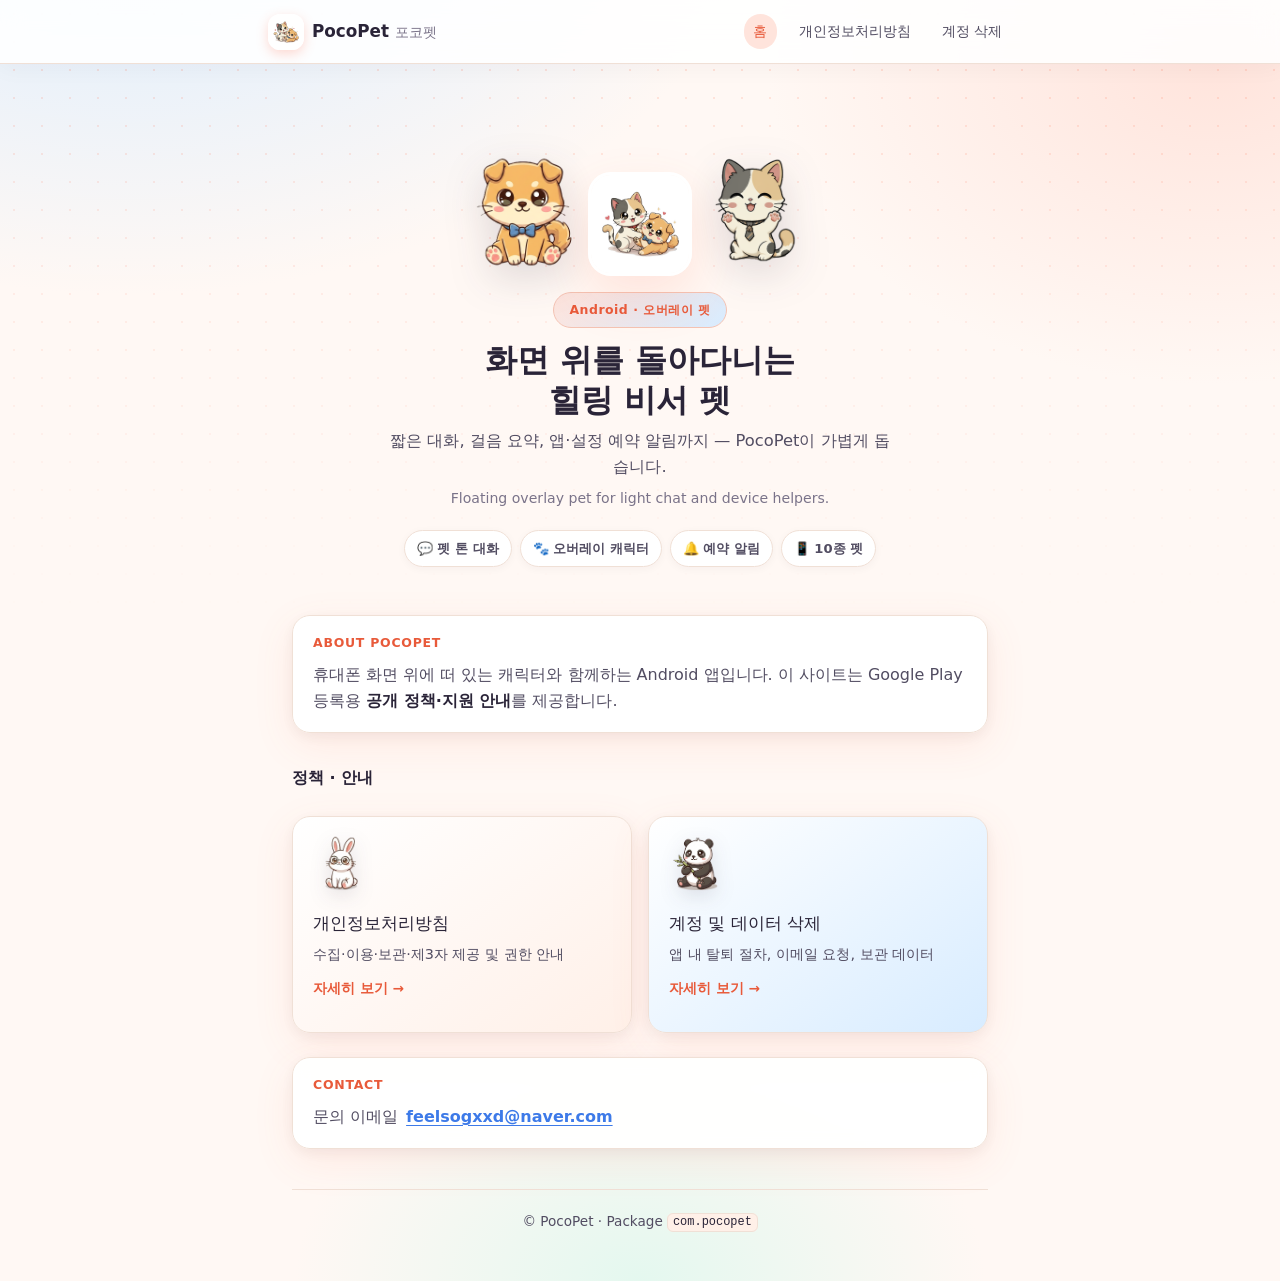
<file: index.html>
<!DOCTYPE html>
<html lang="ko">
<head>
  <meta charset="utf-8" />
  <meta name="viewport" content="width=device-width, initial-scale=1" />
  <meta name="description" content="PocoPet(포코펫) — Android 오버레이 펫 앱. 개인정보처리방침·계정 삭제 안내." />
  <meta name="color-scheme" content="light dark" />
  <title>PocoPet — 포코펫</title>
  <link rel="icon" href="assets/app-icon.png" type="image/png" />
  <link rel="stylesheet" href="assets/site.css" />
</head>
<body>
  <header class="site-header">
    <div class="site-header__inner">
      <a class="brand" href="index.html">
        <img class="brand__logo" src="assets/app-icon.png" width="36" height="36" alt="" />
        <span>PocoPet <span class="muted" style="font-weight:500">포코펫</span></span>
      </a>
      <nav class="site-nav" aria-label="주요 메뉴">
        <a href="index.html" aria-current="page">홈</a>
        <a href="legal/privacy-policy.html">개인정보처리방침</a>
        <a href="legal/account-deletion.html">계정 삭제</a>
      </nav>
    </div>
  </header>

  <main class="site-main">
    <section class="hero">
      <div class="hero-stage" aria-hidden="true">
        <img class="hero-stage__pet hero-stage__pet--left" src="assets/images/pet-dog-yellow.png" alt="" />
        <img class="hero-stage__app" src="assets/app-icon.png" alt="PocoPet 앱 아이콘" />
        <img class="hero-stage__pet hero-stage__pet--right" src="assets/images/pet-cat-shorthair.png" alt="" />
      </div>
      <span class="hero__badge">Android · 오버레이 펫</span>
      <h1>화면 위를 돌아다니는<br />힐링 비서 펫</h1>
      <p class="hero__sub">
        짧은 대화, 걸음 요약, 앱·설정 예약 알림까지 —
        PocoPet이 가볍게 돕습니다.
        <span class="hero__sub-en">Floating overlay pet for light chat and device helpers.</span>
      </p>
      <ul class="feature-strip">
        <li>💬 펫 톤 대화</li>
        <li>🐾 오버레이 캐릭터</li>
        <li>🔔 예약 알림</li>
        <li>📱 10종 펫</li>
      </ul>
    </section>

    <div class="panel panel--soft panel--glass">
      <span class="panel__label">About PocoPet</span>
      <p style="margin:0;color:var(--text-secondary)">
        휴대폰 화면 위에 떠 있는 캐릭터와 함께하는 Android 앱입니다.
        이 사이트는 Google Play 등록용 <strong>공개 정책·지원 안내</strong>를 제공합니다.
      </p>
    </div>

    <h2 style="margin-top:2rem;border:none;padding:0;font-size:1rem;color:var(--text)">정책 · 안내</h2>
    <div class="card-grid">
      <a class="card card--link card--policy" href="legal/privacy-policy.html">
        <img class="card__thumb" src="assets/images/pet-rabbit.png" alt="" />
        <p class="card__title">개인정보처리방침</p>
        <p class="card__desc">수집·이용·보관·제3자 제공 및 권한 안내</p>
        <p class="card__arrow">자세히 보기 →</p>
      </a>
      <a class="card card--link card--delete" href="legal/account-deletion.html">
        <img class="card__thumb" src="assets/images/pet-panda.png" alt="" />
        <p class="card__title">계정 및 데이터 삭제</p>
        <p class="card__desc">앱 내 탈퇴 절차, 이메일 요청, 보관 데이터</p>
        <p class="card__arrow">자세히 보기 →</p>
      </a>
    </div>

    <div class="panel panel--glass">
      <span class="panel__label">Contact</span>
      <p class="contact-line" style="margin:0">
        <span>문의 이메일</span>
        <a href="mailto:feelsogxxd@naver.com">feelsogxxd@naver.com</a>
      </p>
    </div>

    <footer class="site-footer">
      <p style="margin:0">&copy; PocoPet · Package <code>com.pocopet</code></p>
    </footer>
  </main>
</body>
</html>
</file>
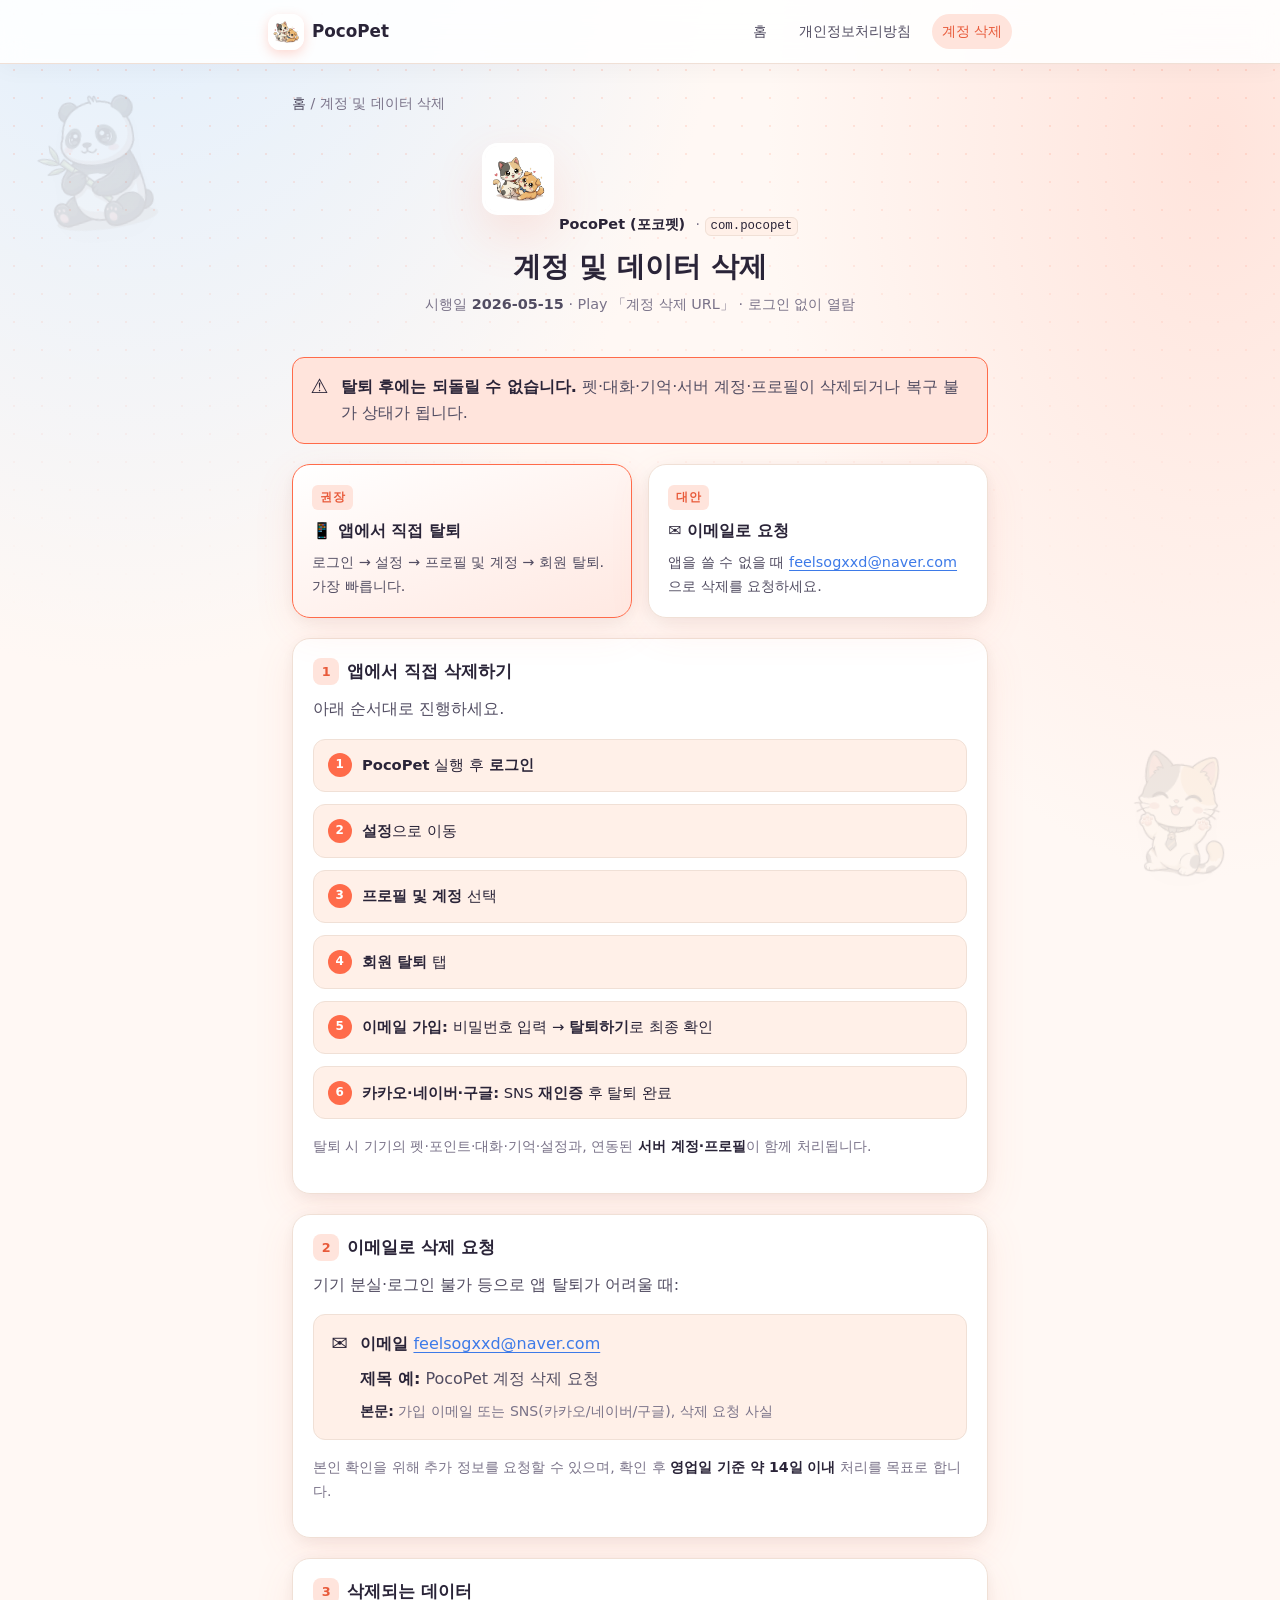
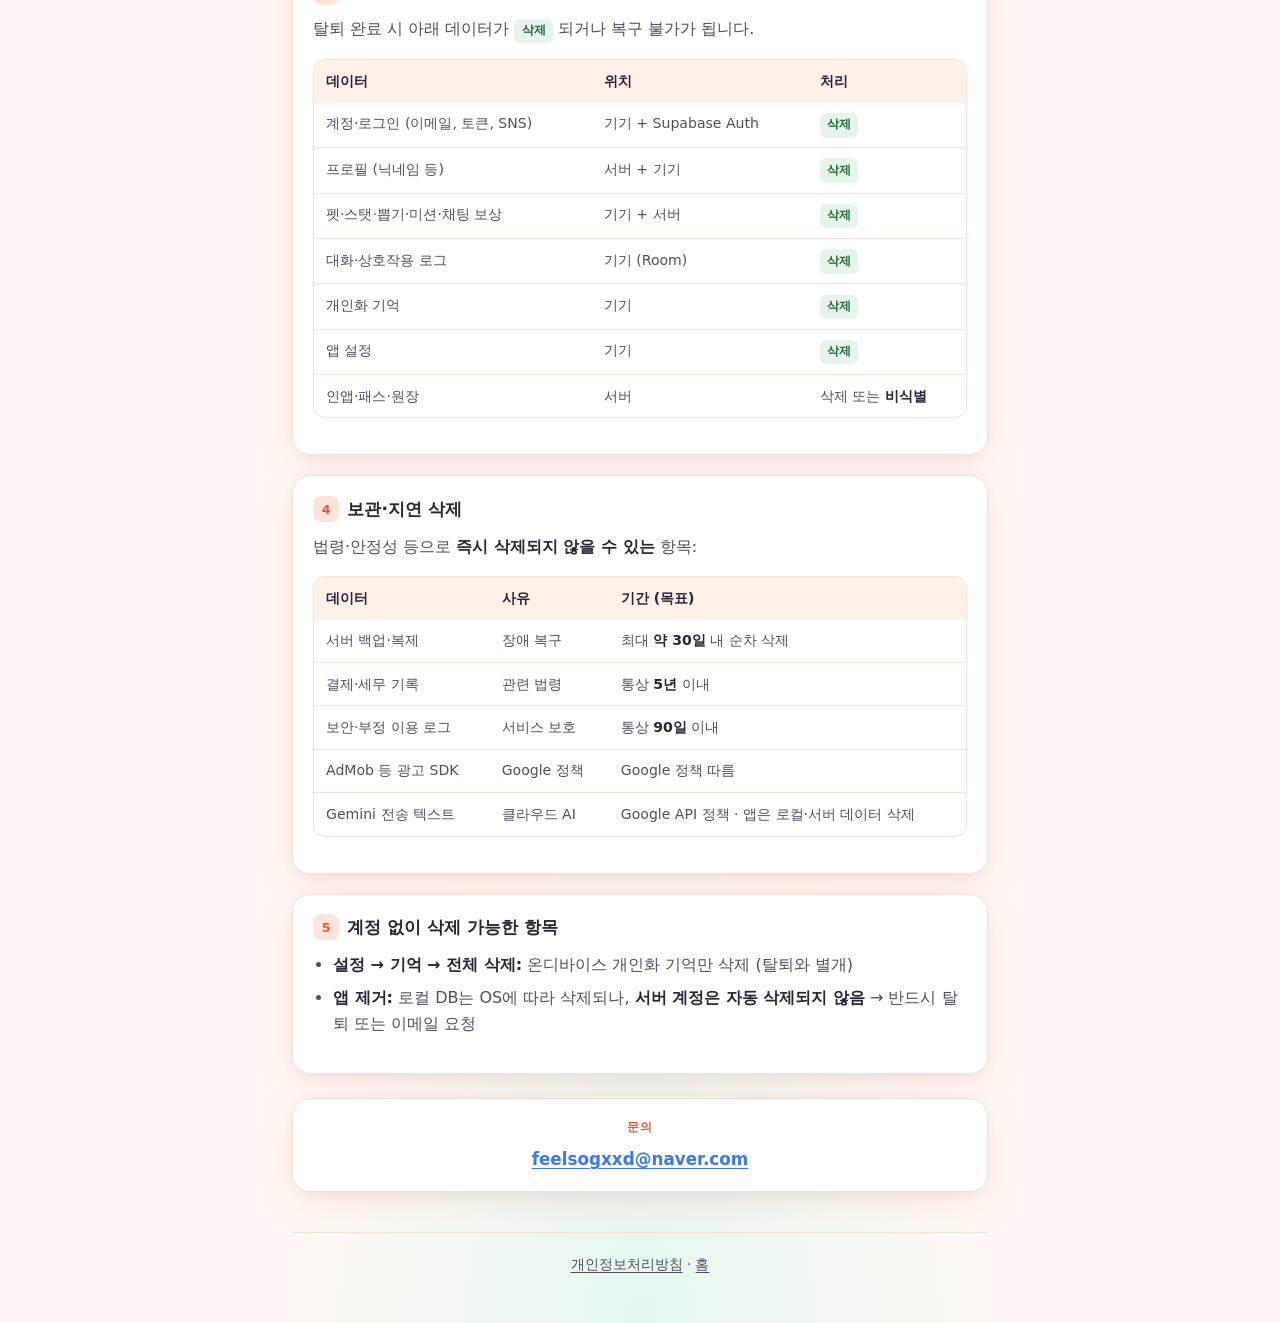
<file: legal/account-deletion.html>
<!DOCTYPE html>
<html lang="ko">
<head>
  <meta charset="utf-8" />
  <meta name="viewport" content="width=device-width, initial-scale=1" />
  <meta name="description" content="PocoPet(포코펫) 계정 및 데이터 삭제 안내 — Google Play 계정 삭제 URL용." />
  <meta name="color-scheme" content="light dark" />
  <title>PocoPet 계정 및 데이터 삭제 안내</title>
  <link rel="icon" href="../assets/app-icon.png" type="image/png" />
  <link rel="stylesheet" href="../assets/site.css" />
</head>
<body>
  <img class="page-deco page-deco--tl" src="../assets/images/pet-panda.png" alt="" aria-hidden="true" />
  <img class="page-deco page-deco--br" src="../assets/images/pet-cat-shorthair.png" alt="" aria-hidden="true" />

  <header class="site-header">
    <div class="site-header__inner">
      <a class="brand" href="../index.html">
        <img class="brand__logo" src="../assets/app-icon.png" width="36" height="36" alt="" />
        <span>PocoPet</span>
      </a>
      <nav class="site-nav" aria-label="주요 메뉴">
        <a href="../index.html">홈</a>
        <a href="privacy-policy.html">개인정보처리방침</a>
        <a href="account-deletion.html" aria-current="page">계정 삭제</a>
      </nav>
    </div>
  </header>

  <main class="site-main site-main--legal">
    <nav class="breadcrumb" aria-label="breadcrumb">
      <a href="../index.html">홈</a> / 계정 및 데이터 삭제
    </nav>

    <header class="doc-hero">
      <img class="doc-hero__logo" src="../assets/app-icon.png" alt="PocoPet" />
      <p class="app-chip" style="justify-content:center;margin-bottom:0.75rem">
        <strong>PocoPet (포코펫)</strong>
        <span class="muted">· <code>com.pocopet</code></span>
      </p>
      <h1 class="page-title">계정 및 데이터 삭제</h1>
      <p class="page-meta">시행일 <strong>2026-05-15</strong> · Play 「계정 삭제 URL」 · 로그인 없이 열람</p>
    </header>

    <div class="callout callout--warn">
      <span class="callout__icon" aria-hidden="true">⚠️</span>
      <p><strong>탈퇴 후에는 되돌릴 수 없습니다.</strong> 펫·대화·기억·서버 계정·프로필이 삭제되거나 복구 불가 상태가 됩니다.</p>
    </div>

    <div class="action-cards">
      <div class="action-card action-card--primary">
        <span class="action-card__badge">권장</span>
        <h3>📱 앱에서 직접 탈퇴</h3>
        <p>로그인 → 설정 → 프로필 및 계정 → 회원 탈퇴. 가장 빠릅니다.</p>
      </div>
      <div class="action-card">
        <span class="action-card__badge">대안</span>
        <h3>✉️ 이메일로 요청</h3>
        <p>앱을 쓸 수 없을 때 <a href="mailto:feelsogxxd@naver.com">feelsogxxd@naver.com</a> 으로 삭제를 요청하세요.</p>
      </div>
    </div>

    <section class="section" id="delete-in-app">
      <h2 data-num="1">앱에서 직접 삭제하기</h2>
      <p>아래 순서대로 진행하세요.</p>
      <ol class="step-flow">
        <li><strong>PocoPet</strong> 실행 후 <strong>로그인</strong></li>
        <li><strong>설정</strong>으로 이동</li>
        <li><strong>프로필 및 계정</strong> 선택</li>
        <li><strong>회원 탈퇴</strong> 탭</li>
        <li><strong>이메일 가입:</strong> 비밀번호 입력 → <strong>탈퇴하기</strong>로 최종 확인</li>
        <li><strong>카카오·네이버·구글:</strong> SNS <strong>재인증</strong> 후 탈퇴 완료</li>
      </ol>
      <p class="muted" style="margin-top:1rem">탈퇴 시 기기의 펫·포인트·대화·기억·설정과, 연동된 <strong>서버 계정·프로필</strong>이 함께 처리됩니다.</p>
    </section>

    <section class="section" id="delete-email">
      <h2 data-num="2">이메일로 삭제 요청</h2>
      <p>기기 분실·로그인 불가 등으로 앱 탈퇴가 어려울 때:</p>
      <div class="callout callout--info">
        <span class="callout__icon" aria-hidden="true">✉️</span>
        <div>
          <p><strong>이메일</strong> <a href="mailto:feelsogxxd@naver.com">feelsogxxd@naver.com</a></p>
          <p><strong>제목 예:</strong> PocoPet 계정 삭제 요청</p>
          <p class="muted" style="margin-top:0.5rem"><strong>본문:</strong> 가입 이메일 또는 SNS(카카오/네이버/구글), 삭제 요청 사실</p>
        </div>
      </div>
      <p class="muted">본인 확인을 위해 추가 정보를 요청할 수 있으며, 확인 후 <strong>영업일 기준 약 14일 이내</strong> 처리를 목표로 합니다.</p>
    </section>

    <section class="section" id="deleted-data">
      <h2 data-num="3">삭제되는 데이터</h2>
      <p>탈퇴 완료 시 아래 데이터가 <span class="badge badge--ok">삭제</span> 되거나 복구 불가가 됩니다.</p>
      <div class="table-wrap">
        <table>
          <thead>
            <tr>
              <th>데이터</th>
              <th>위치</th>
              <th>처리</th>
            </tr>
          </thead>
          <tbody>
            <tr>
              <td>계정·로그인 (이메일, 토큰, SNS)</td>
              <td>기기 + Supabase Auth</td>
              <td><span class="badge badge--ok">삭제</span></td>
            </tr>
            <tr>
              <td>프로필 (닉네임 등)</td>
              <td>서버 + 기기</td>
              <td><span class="badge badge--ok">삭제</span></td>
            </tr>
            <tr>
              <td>펫·스탯·뽑기·미션·채팅 보상</td>
              <td>기기 + 서버</td>
              <td><span class="badge badge--ok">삭제</span></td>
            </tr>
            <tr>
              <td>대화·상호작용 로그</td>
              <td>기기 (Room)</td>
              <td><span class="badge badge--ok">삭제</span></td>
            </tr>
            <tr>
              <td>개인화 기억</td>
              <td>기기</td>
              <td><span class="badge badge--ok">삭제</span></td>
            </tr>
            <tr>
              <td>앱 설정</td>
              <td>기기</td>
              <td><span class="badge badge--ok">삭제</span></td>
            </tr>
            <tr>
              <td>인앱·패스·원장</td>
              <td>서버</td>
              <td>삭제 또는 <strong>비식별</strong></td>
            </tr>
          </tbody>
        </table>
      </div>
    </section>

    <section class="section" id="retained-data">
      <h2 data-num="4">보관·지연 삭제</h2>
      <p>법령·안정성 등으로 <strong>즉시 삭제되지 않을 수 있는</strong> 항목:</p>
      <div class="table-wrap">
        <table>
          <thead>
            <tr>
              <th>데이터</th>
              <th>사유</th>
              <th>기간 (목표)</th>
            </tr>
          </thead>
          <tbody>
            <tr>
              <td>서버 백업·복제</td>
              <td>장애 복구</td>
              <td>최대 <strong>약 30일</strong> 내 순차 삭제</td>
            </tr>
            <tr>
              <td>결제·세무 기록</td>
              <td>관련 법령</td>
              <td>통상 <strong>5년</strong> 이내</td>
            </tr>
            <tr>
              <td>보안·부정 이용 로그</td>
              <td>서비스 보호</td>
              <td>통상 <strong>90일</strong> 이내</td>
            </tr>
            <tr>
              <td>AdMob 등 광고 SDK</td>
              <td>Google 정책</td>
              <td>Google 정책 따름</td>
            </tr>
            <tr>
              <td>Gemini 전송 텍스트</td>
              <td>클라우드 AI</td>
              <td>Google API 정책 · 앱은 로컬·서버 데이터 삭제</td>
            </tr>
          </tbody>
        </table>
      </div>
    </section>

    <section class="section" id="partial-delete">
      <h2 data-num="5">계정 없이 삭제 가능한 항목</h2>
      <ul>
        <li><strong>설정 → 기억 → 전체 삭제:</strong> 온디바이스 개인화 기억만 삭제 (탈퇴와 별개)</li>
        <li><strong>앱 제거:</strong> 로컬 DB는 OS에 따라 삭제되나, <strong>서버 계정은 자동 삭제되지 않음</strong> → 반드시 탈퇴 또는 이메일 요청</li>
      </ul>
    </section>

    <div class="panel contact-panel">
      <span class="panel__label">문의</span>
      <p class="contact-line" style="justify-content:center;margin:0">
        <a href="mailto:feelsogxxd@naver.com">feelsogxxd@naver.com</a>
      </p>
    </div>

    <footer class="site-footer">
      <p style="margin:0">
        <a href="privacy-policy.html">개인정보처리방침</a> ·
        <a href="../index.html">홈</a>
      </p>
    </footer>
  </main>
</body>
</html>
</file>
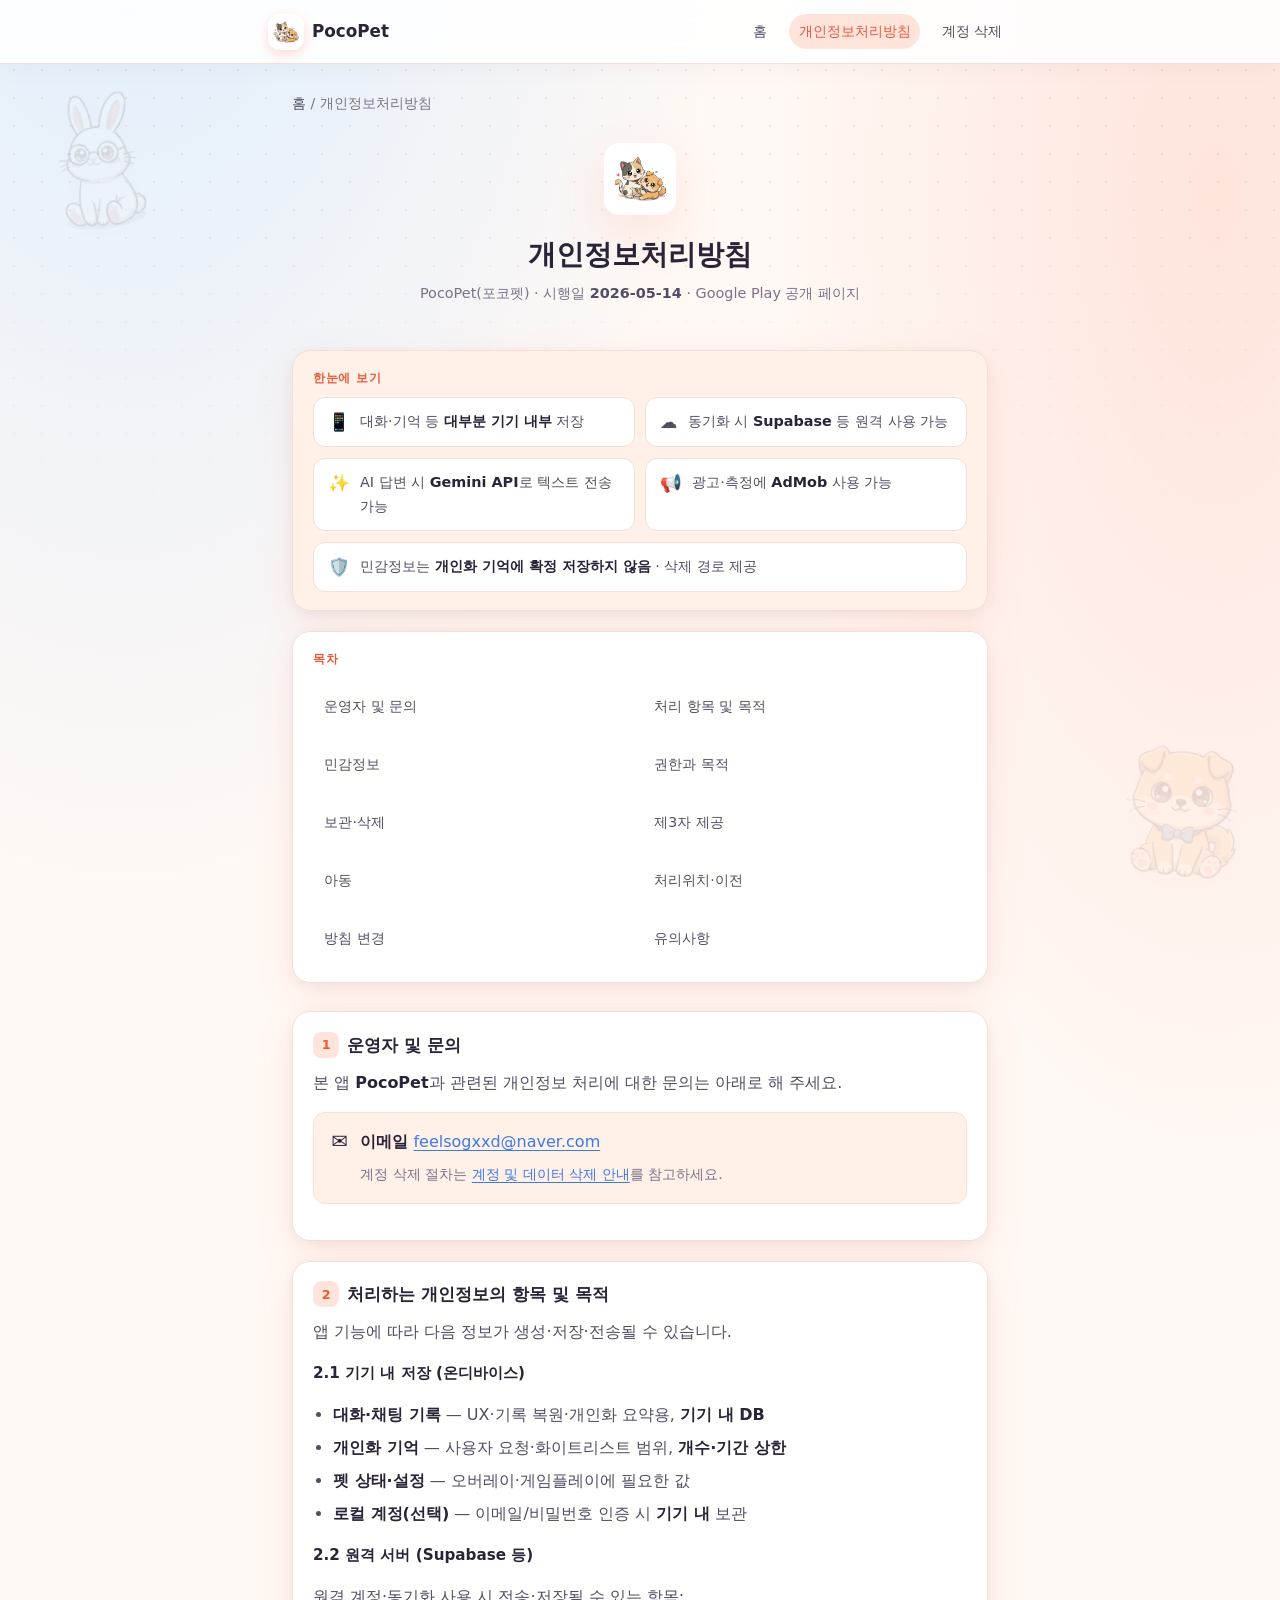
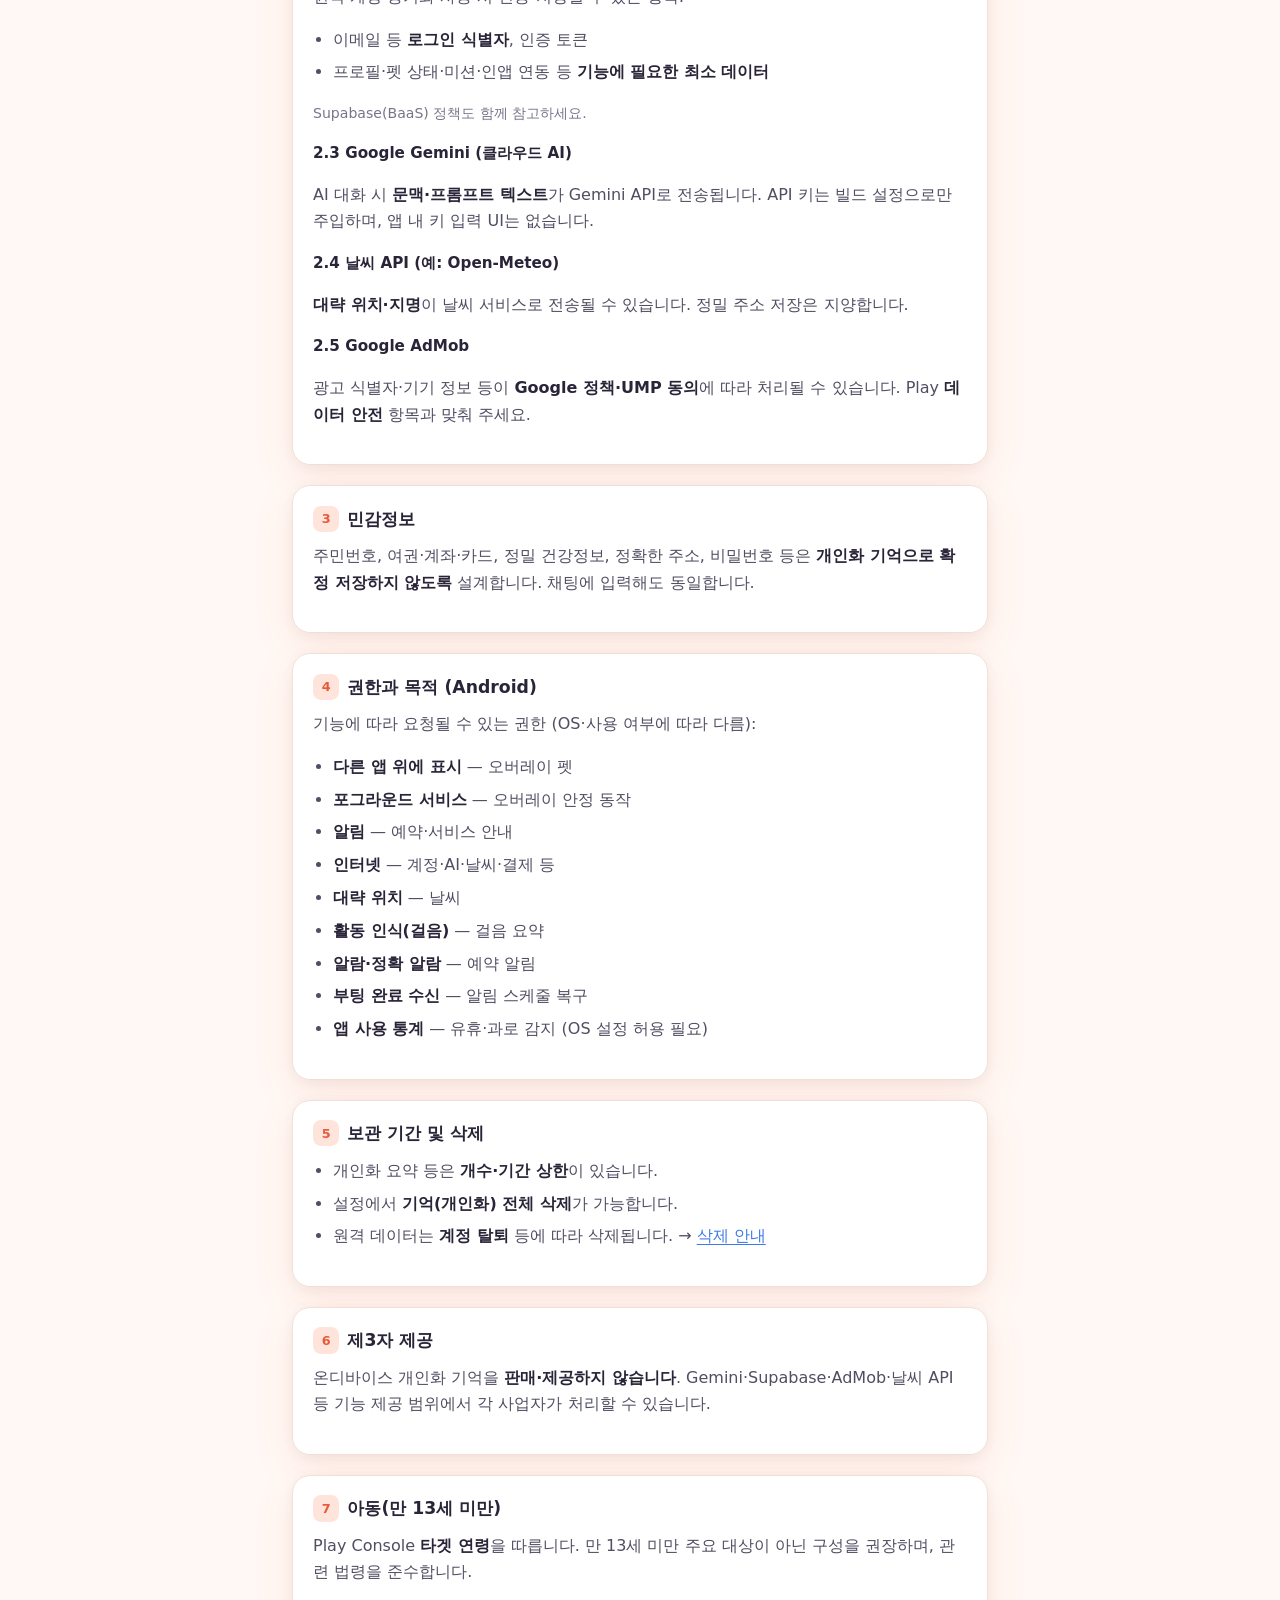
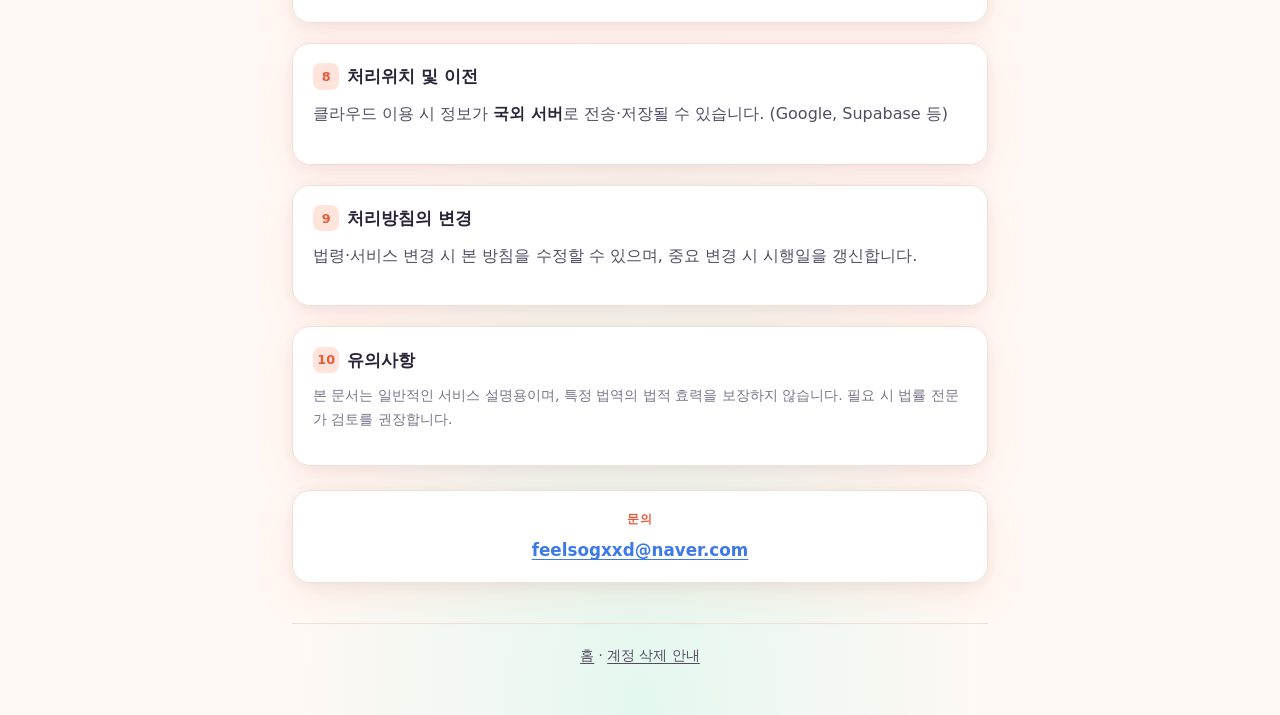
<file: legal/privacy-policy.html>
<!DOCTYPE html>
<html lang="ko">
<head>
  <meta charset="utf-8" />
  <meta name="viewport" content="width=device-width, initial-scale=1" />
  <meta name="description" content="PocoPet(포코펫) 개인정보처리방침 — Google Play 공개용." />
  <meta name="color-scheme" content="light dark" />
  <title>PocoPet 개인정보처리방침</title>
  <link rel="icon" href="../assets/app-icon.png" type="image/png" />
  <link rel="stylesheet" href="../assets/site.css" />
</head>
<body>
  <img class="page-deco page-deco--tl" src="../assets/images/pet-rabbit.png" alt="" aria-hidden="true" />
  <img class="page-deco page-deco--br" src="../assets/images/pet-dog-yellow.png" alt="" aria-hidden="true" />

  <header class="site-header">
    <div class="site-header__inner">
      <a class="brand" href="../index.html">
        <img class="brand__logo" src="../assets/app-icon.png" width="36" height="36" alt="" />
        <span>PocoPet</span>
      </a>
      <nav class="site-nav" aria-label="주요 메뉴">
        <a href="../index.html">홈</a>
        <a href="privacy-policy.html" aria-current="page">개인정보처리방침</a>
        <a href="account-deletion.html">계정 삭제</a>
      </nav>
    </div>
  </header>

  <main class="site-main site-main--legal">
    <nav class="breadcrumb" aria-label="breadcrumb">
      <a href="../index.html">홈</a> / 개인정보처리방침
    </nav>

    <header class="doc-hero">
      <img class="doc-hero__logo" src="../assets/app-icon.png" alt="PocoPet" />
      <h1 class="page-title">개인정보처리방침</h1>
      <p class="page-meta">PocoPet(포코펫) · 시행일 <strong>2026-05-14</strong> · Google Play 공개 페이지</p>
    </header>

    <div class="panel panel--soft">
      <span class="panel__label">한눈에 보기</span>
      <ul class="summary-grid">
        <li><span class="summary-grid__icon" aria-hidden="true">📱</span><span>대화·기억 등 <strong>대부분 기기 내부</strong> 저장</span></li>
        <li><span class="summary-grid__icon" aria-hidden="true">☁️</span><span>동기화 시 <strong>Supabase</strong> 등 원격 사용 가능</span></li>
        <li><span class="summary-grid__icon" aria-hidden="true">✨</span><span>AI 답변 시 <strong>Gemini API</strong>로 텍스트 전송 가능</span></li>
        <li><span class="summary-grid__icon" aria-hidden="true">📢</span><span>광고·측정에 <strong>AdMob</strong> 사용 가능</span></li>
        <li class="summary-grid--wide"><span class="summary-grid__icon" aria-hidden="true">🛡️</span><span>민감정보는 <strong>개인화 기억에 확정 저장하지 않음</strong> · 삭제 경로 제공</span></li>
      </ul>
    </div>

    <nav class="toc panel" aria-label="목차">
      <p class="toc__title">목차</p>
      <ol class="toc__list">
        <li><a href="#s1">운영자 및 문의</a></li>
        <li><a href="#s2">처리 항목 및 목적</a></li>
        <li><a href="#s3">민감정보</a></li>
        <li><a href="#s4">권한과 목적</a></li>
        <li><a href="#s5">보관·삭제</a></li>
        <li><a href="#s6">제3자 제공</a></li>
        <li><a href="#s7">아동</a></li>
        <li><a href="#s8">처리위치·이전</a></li>
        <li><a href="#s9">방침 변경</a></li>
        <li><a href="#s10">유의사항</a></li>
      </ol>
    </nav>

    <section class="section" id="s1">
      <h2 data-num="1">운영자 및 문의</h2>
      <p>본 앱 <strong>PocoPet</strong>과 관련된 개인정보 처리에 대한 문의는 아래로 해 주세요.</p>
      <div class="callout callout--info">
        <span class="callout__icon" aria-hidden="true">✉️</span>
        <div>
          <p><strong>이메일</strong> <a href="mailto:feelsogxxd@naver.com">feelsogxxd@naver.com</a></p>
          <p class="muted">계정 삭제 절차는 <a href="account-deletion.html">계정 및 데이터 삭제 안내</a>를 참고하세요.</p>
        </div>
      </div>
    </section>

    <section class="section" id="s2">
      <h2 data-num="2">처리하는 개인정보의 항목 및 목적</h2>
      <p>앱 기능에 따라 다음 정보가 생성·저장·전송될 수 있습니다.</p>

      <h3>2.1 기기 내 저장 (온디바이스)</h3>
      <ul>
        <li><strong>대화·채팅 기록</strong> — UX·기록 복원·개인화 요약용, <strong>기기 내 DB</strong></li>
        <li><strong>개인화 기억</strong> — 사용자 요청·화이트리스트 범위, <strong>개수·기간 상한</strong></li>
        <li><strong>펫 상태·설정</strong> — 오버레이·게임플레이에 필요한 값</li>
        <li><strong>로컬 계정(선택)</strong> — 이메일/비밀번호 인증 시 <strong>기기 내</strong> 보관</li>
      </ul>

      <h3>2.2 원격 서버 (Supabase 등)</h3>
      <p>원격 계정·동기화 사용 시 전송·저장될 수 있는 항목:</p>
      <ul>
        <li>이메일 등 <strong>로그인 식별자</strong>, 인증 토큰</li>
        <li>프로필·펫 상태·미션·인앱 연동 등 <strong>기능에 필요한 최소 데이터</strong></li>
      </ul>
      <p class="muted">Supabase(BaaS) 정책도 함께 참고하세요.</p>

      <h3>2.3 Google Gemini (클라우드 AI)</h3>
      <p>AI 대화 시 <strong>문맥·프롬프트 텍스트</strong>가 Gemini API로 전송됩니다. API 키는 빌드 설정으로만 주입하며, 앱 내 키 입력 UI는 없습니다.</p>

      <h3>2.4 날씨 API (예: Open-Meteo)</h3>
      <p><strong>대략 위치·지명</strong>이 날씨 서비스로 전송될 수 있습니다. 정밀 주소 저장은 지양합니다.</p>

      <h3>2.5 Google AdMob</h3>
      <p>광고 식별자·기기 정보 등이 <strong>Google 정책·UMP 동의</strong>에 따라 처리될 수 있습니다. Play <strong>데이터 안전</strong> 항목과 맞춰 주세요.</p>
    </section>

    <section class="section" id="s3">
      <h2 data-num="3">민감정보</h2>
      <p>주민번호, 여권·계좌·카드, 정밀 건강정보, 정확한 주소, 비밀번호 등은 <strong>개인화 기억으로 확정 저장하지 않도록</strong> 설계합니다. 채팅에 입력해도 동일합니다.</p>
    </section>

    <section class="section" id="s4">
      <h2 data-num="4">권한과 목적 (Android)</h2>
      <p>기능에 따라 요청될 수 있는 권한 (OS·사용 여부에 따라 다름):</p>
      <ul>
        <li><strong>다른 앱 위에 표시</strong> — 오버레이 펫</li>
        <li><strong>포그라운드 서비스</strong> — 오버레이 안정 동작</li>
        <li><strong>알림</strong> — 예약·서비스 안내</li>
        <li><strong>인터넷</strong> — 계정·AI·날씨·결제 등</li>
        <li><strong>대략 위치</strong> — 날씨</li>
        <li><strong>활동 인식(걸음)</strong> — 걸음 요약</li>
        <li><strong>알람·정확 알람</strong> — 예약 알림</li>
        <li><strong>부팅 완료 수신</strong> — 알림 스케줄 복구</li>
        <li><strong>앱 사용 통계</strong> — 유휴·과로 감지 (OS 설정 허용 필요)</li>
      </ul>
    </section>

    <section class="section" id="s5">
      <h2 data-num="5">보관 기간 및 삭제</h2>
      <ul>
        <li>개인화 요약 등은 <strong>개수·기간 상한</strong>이 있습니다.</li>
        <li>설정에서 <strong>기억(개인화) 전체 삭제</strong>가 가능합니다.</li>
        <li>원격 데이터는 <strong>계정 탈퇴</strong> 등에 따라 삭제됩니다. → <a href="account-deletion.html">삭제 안내</a></li>
      </ul>
    </section>

    <section class="section" id="s6">
      <h2 data-num="6">제3자 제공</h2>
      <p>온디바이스 개인화 기억을 <strong>판매·제공하지 않습니다</strong>. Gemini·Supabase·AdMob·날씨 API 등 기능 제공 범위에서 각 사업자가 처리할 수 있습니다.</p>
    </section>

    <section class="section" id="s7">
      <h2 data-num="7">아동(만 13세 미만)</h2>
      <p>Play Console <strong>타겟 연령</strong>을 따릅니다. 만 13세 미만 주요 대상이 아닌 구성을 권장하며, 관련 법령을 준수합니다.</p>
    </section>

    <section class="section" id="s8">
      <h2 data-num="8">처리위치 및 이전</h2>
      <p>클라우드 이용 시 정보가 <strong>국외 서버</strong>로 전송·저장될 수 있습니다. (Google, Supabase 등)</p>
    </section>

    <section class="section" id="s9">
      <h2 data-num="9">처리방침의 변경</h2>
      <p>법령·서비스 변경 시 본 방침을 수정할 수 있으며, 중요 변경 시 시행일을 갱신합니다.</p>
    </section>

    <section class="section" id="s10">
      <h2 data-num="10">유의사항</h2>
      <p class="muted">본 문서는 일반적인 서비스 설명용이며, 특정 법역의 법적 효력을 보장하지 않습니다. 필요 시 법률 전문가 검토를 권장합니다.</p>
    </section>

    <div class="panel contact-panel">
      <span class="panel__label">문의</span>
      <p class="contact-line" style="justify-content:center;margin:0">
        <a href="mailto:feelsogxxd@naver.com">feelsogxxd@naver.com</a>
      </p>
    </div>

    <footer class="site-footer">
      <p style="margin:0">
        <a href="../index.html">홈</a> ·
        <a href="account-deletion.html">계정 삭제 안내</a>
      </p>
    </footer>
  </main>
</body>
</html>
</file>
<file: assets/site.css>
/* PocoPet policy site — explicit colors (fixes dark-mode white-on-white) */
:root {
  --bg: #fff8f4;
  --bg-elevated: #ffffff;
  --bg-soft: #fff0e8;
  --bg-sky: #e8f4ff;
  --text: #2a2438;
  --text-secondary: #524d62;
  --text-muted: #7a7389;
  --accent: #ff6b4a;
  --accent-dark: #e85a3a;
  --accent-soft: #ffe4dc;
  --sky: #5eb8ff;
  --sky-soft: #d8ecff;
  --mint: #6ed4a8;
  --mint-soft: #e4f8ef;
  --border: #f0e0d6;
  --link: #3d7ae8;
  --link-hover: #255ec4;
  --shadow: 0 12px 40px rgba(255, 107, 74, 0.1), 0 4px 16px rgba(42, 36, 56, 0.06);
  --shadow-lg: 0 20px 50px rgba(255, 107, 74, 0.14);
  --radius: 18px;
  --radius-sm: 12px;
  --font: system-ui, -apple-system, "Segoe UI", Roboto, "Noto Sans KR", sans-serif;
  --max: 46rem;
}

@media (prefers-color-scheme: dark) {
  :root {
    --bg: #16131f;
    --bg-elevated: #221e2c;
    --bg-soft: #2c2738;
    --bg-sky: #1e2a3d;
    --text: #f8f4ff;
    --text-secondary: #d4cee8;
    --text-muted: #a39ab8;
    --accent: #ff8f6e;
    --accent-dark: #ffb89a;
    --accent-soft: #3d2a32;
    --sky: #7ec8ff;
    --sky-soft: #243548;
    --mint: #7ee4b0;
    --mint-soft: #1e3328;
    --border: #3a3548;
    --link: #8eb8ff;
    --link-hover: #b8d4ff;
    --shadow: 0 12px 40px rgba(0, 0, 0, 0.35);
    --shadow-lg: 0 24px 56px rgba(0, 0, 0, 0.45);
  }
}

*,
*::before,
*::after {
  box-sizing: border-box;
}

html {
  scroll-behavior: smooth;
}

body {
  margin: 0;
  min-height: 100vh;
  font-family: var(--font);
  font-size: 1rem;
  line-height: 1.65;
  color: var(--text);
  background-color: var(--bg);
  background-image:
    radial-gradient(ellipse 90% 60% at 10% -10%, var(--sky-soft), transparent 55%),
    radial-gradient(ellipse 70% 50% at 95% 5%, var(--accent-soft), transparent 50%),
    radial-gradient(ellipse 60% 40% at 50% 100%, var(--mint-soft), transparent 45%);
}

body::before {
  content: "";
  position: fixed;
  inset: 0;
  pointer-events: none;
  opacity: 0.35;
  background-image: radial-gradient(circle, var(--accent) 1px, transparent 1px);
  background-size: 28px 28px;
  mask-image: linear-gradient(to bottom, rgba(0, 0, 0, 0.5), transparent 70%);
  z-index: 0;
}

.site-header,
.site-main {
  position: relative;
  z-index: 1;
}

a {
  color: var(--link);
  text-decoration-thickness: 1px;
  text-underline-offset: 3px;
}

a:hover {
  color: var(--link-hover);
}

.site-header {
  background: color-mix(in srgb, var(--bg-elevated) 88%, transparent);
  backdrop-filter: blur(12px);
  border-bottom: 1px solid var(--border);
  box-shadow: 0 4px 24px rgba(42, 36, 56, 0.04);
}

.site-header__inner {
  max-width: calc(var(--max) + 3rem);
  margin: 0 auto;
  padding: 0.85rem 1.25rem;
  display: flex;
  align-items: center;
  justify-content: space-between;
  gap: 1rem;
  flex-wrap: wrap;
}

.brand {
  display: inline-flex;
  align-items: center;
  gap: 0.5rem;
  color: var(--text);
  text-decoration: none;
  font-weight: 700;
  font-size: 1.05rem;
}

.brand:hover {
  color: var(--accent-dark);
}

.brand__logo {
  width: 2.25rem;
  height: 2.25rem;
  border-radius: 12px;
  object-fit: cover;
  box-shadow: 0 4px 12px rgba(255, 107, 74, 0.25);
  border: 2px solid #fff;
}

@media (prefers-color-scheme: dark) {
  .brand__logo {
    border-color: var(--border);
  }
}

.site-nav {
  display: flex;
  flex-wrap: wrap;
  gap: 0.35rem 0.75rem;
  font-size: 0.9rem;
}

.site-nav a {
  color: var(--text-secondary);
  text-decoration: none;
  padding: 0.35rem 0.6rem;
  border-radius: 999px;
}

.site-nav a:hover,
.site-nav a[aria-current="page"] {
  color: var(--accent-dark);
  background: var(--accent-soft);
}

.site-main {
  max-width: var(--max);
  margin: 0 auto;
  padding: 1.75rem 1.25rem 3rem;
}

.hero {
  text-align: center;
  padding: 0.5rem 0 1.75rem;
}

.hero-stage {
  position: relative;
  display: flex;
  align-items: flex-end;
  justify-content: center;
  gap: 0.25rem;
  min-height: 11rem;
  margin: 0 auto 1rem;
  max-width: 22rem;
}

.hero-stage__pet {
  width: clamp(5.5rem, 22vw, 7.5rem);
  height: auto;
  object-fit: contain;
  filter: drop-shadow(0 12px 20px rgba(42, 36, 56, 0.15));
  animation: pet-bob 3.2s ease-in-out infinite;
}

.hero-stage__pet--left {
  animation-delay: 0.4s;
  margin-bottom: 0.25rem;
}

.hero-stage__pet--right {
  animation-delay: 0.9s;
  margin-bottom: 0.5rem;
}

.hero-stage__app {
  width: clamp(5rem, 18vw, 6.5rem);
  height: clamp(5rem, 18vw, 6.5rem);
  border-radius: 22%;
  object-fit: cover;
  box-shadow: var(--shadow-lg);
  border: 3px solid #fff;
  z-index: 2;
  animation: pet-bob 2.8s ease-in-out infinite;
}

@media (prefers-color-scheme: dark) {
  .hero-stage__app {
    border-color: var(--bg-soft);
  }
}

@keyframes pet-bob {
  0%, 100% { transform: translateY(0); }
  50% { transform: translateY(-8px); }
}

.hero__badge {
  display: inline-block;
  font-size: 0.78rem;
  font-weight: 700;
  letter-spacing: 0.04em;
  color: var(--accent-dark);
  background: linear-gradient(135deg, var(--accent-soft), var(--sky-soft));
  padding: 0.4rem 0.95rem;
  border-radius: 999px;
  margin-bottom: 0.75rem;
  border: 1px solid color-mix(in srgb, var(--accent) 25%, var(--border));
}

.hero h1 {
  margin: 0 0 0.5rem;
  font-size: clamp(1.65rem, 5vw, 2rem);
  line-height: 1.25;
}

.hero__sub {
  margin: 0 auto;
  max-width: 32rem;
  color: var(--text-secondary);
  font-size: 1.02rem;
}

.hero__sub-en {
  display: block;
  margin-top: 0.35rem;
  font-size: 0.88rem;
  color: var(--text-muted);
}

.card-grid {
  display: grid;
  gap: 1rem;
  margin: 1.5rem 0;
}

@media (min-width: 520px) {
  .card-grid {
    grid-template-columns: 1fr 1fr;
  }
}

.card {
  background: var(--bg-elevated);
  border: 1px solid var(--border);
  border-radius: var(--radius);
  padding: 1.15rem 1.25rem;
  box-shadow: var(--shadow);
}

.card--link {
  display: block;
  color: inherit;
  text-decoration: none;
  transition: transform 0.15s ease, border-color 0.15s ease;
}

.card--link:hover {
  transform: translateY(-4px);
  border-color: var(--accent);
  box-shadow: var(--shadow-lg);
  color: inherit;
}

.card__thumb {
  width: 3.5rem;
  height: 3.5rem;
  object-fit: contain;
  margin-bottom: 0.65rem;
  filter: drop-shadow(0 6px 10px rgba(42, 36, 56, 0.12));
}

.card--policy {
  background: linear-gradient(145deg, var(--bg-elevated) 0%, var(--bg-soft) 100%);
}

.card--delete {
  background: linear-gradient(145deg, var(--bg-elevated) 0%, var(--sky-soft) 100%);
}

.card__title {
  margin: 0 0 0.35rem;
  font-size: 1.05rem;
  color: var(--text);
}

.card__desc {
  margin: 0;
  font-size: 0.9rem;
  color: var(--text-secondary);
}

.card__arrow {
  margin-top: 0.65rem;
  font-size: 0.85rem;
  font-weight: 600;
  color: var(--accent-dark);
}

.panel {
  background: var(--bg-elevated);
  border: 1px solid var(--border);
  border-radius: var(--radius);
  padding: 1.1rem 1.25rem;
  margin: 1.25rem 0;
  box-shadow: var(--shadow);
}

.panel--soft {
  background: var(--bg-soft);
}

.panel__label {
  display: block;
  font-size: 0.78rem;
  font-weight: 700;
  text-transform: uppercase;
  letter-spacing: 0.06em;
  color: var(--accent-dark);
  margin-bottom: 0.5rem;
}

.page-title {
  margin: 0 0 0.35rem;
  font-size: clamp(1.4rem, 4vw, 1.75rem);
  line-height: 1.3;
}

.page-meta {
  margin: 0 0 1.5rem;
  font-size: 0.9rem;
  color: var(--text-muted);
}

.page-meta strong {
  color: var(--text-secondary);
}

h2 {
  margin: 2rem 0 0.65rem;
  font-size: 1.12rem;
  color: var(--text);
  padding-bottom: 0.35rem;
  border-bottom: 2px solid var(--accent-soft);
}

h3 {
  margin: 1.35rem 0 0.5rem;
  font-size: 1rem;
  color: var(--text-secondary);
}

p,
li {
  color: var(--text-secondary);
}

strong {
  color: var(--text);
}

ul,
ol {
  padding-left: 1.25rem;
}

li {
  margin: 0.4rem 0;
}

.muted {
  color: var(--text-muted);
  font-size: 0.88rem;
}

.steps {
  background: var(--bg-soft);
  border: 1px solid var(--border);
  border-left: 4px solid var(--accent);
  border-radius: var(--radius-sm);
  padding: 1rem 1.15rem 1rem 1.2rem;
  margin: 1rem 0;
}

.steps strong {
  display: block;
  margin-bottom: 0.35rem;
}

.steps ol {
  margin: 0;
}

.steps li {
  font-weight: 500;
  color: var(--text);
}

.table-wrap {
  overflow-x: auto;
  margin: 1rem 0;
  border: 1px solid var(--border);
  border-radius: var(--radius-sm);
  background: var(--bg-elevated);
}

table {
  width: 100%;
  border-collapse: collapse;
  font-size: 0.88rem;
}

th,
td {
  padding: 0.6rem 0.75rem;
  text-align: left;
  vertical-align: top;
  border-bottom: 1px solid var(--border);
  color: var(--text-secondary);
}

tr:last-child th,
tr:last-child td {
  border-bottom: none;
}

th {
  background: var(--bg-soft);
  color: var(--text);
  font-weight: 600;
}

code {
  font-size: 0.88em;
  padding: 0.12em 0.4em;
  border-radius: 6px;
  background: var(--bg-soft);
  color: var(--text);
  border: 1px solid var(--border);
}

.contact-line {
  display: flex;
  flex-wrap: wrap;
  align-items: center;
  gap: 0.5rem;
  font-size: 1rem;
}

.contact-line a {
  font-weight: 600;
}

.site-footer {
  margin-top: 2.5rem;
  padding-top: 1.25rem;
  border-top: 1px solid var(--border);
  font-size: 0.85rem;
  color: var(--text-muted);
  text-align: center;
}

.site-footer a {
  color: var(--text-secondary);
}

.breadcrumb {
  font-size: 0.88rem;
  color: var(--text-muted);
  margin-bottom: 1.25rem;
}

.breadcrumb a {
  color: var(--text-secondary);
  text-decoration: none;
}

.breadcrumb a:hover {
  color: var(--accent-dark);
}

.app-chip {
  display: inline-flex;
  flex-wrap: wrap;
  align-items: center;
  gap: 0.35rem 0.65rem;
  font-size: 0.9rem;
  color: var(--text-secondary);
  margin-bottom: 0.5rem;
}

.app-chip strong {
  color: var(--text);
}

/* —— Legal / policy pages —— */
.doc-hero {
  text-align: center;
  padding: 0.5rem 0 1.5rem;
  margin-bottom: 0.5rem;
}

.doc-hero__logo {
  width: 4.5rem;
  height: 4.5rem;
  border-radius: 22%;
  object-fit: cover;
  margin-bottom: 0.85rem;
  box-shadow: var(--shadow-lg);
  border: 3px solid #fff;
}

@media (prefers-color-scheme: dark) {
  .doc-hero__logo {
    border-color: var(--bg-soft);
  }
}

.page-deco {
  pointer-events: none;
  position: fixed;
  z-index: 0;
  opacity: 0.12;
  width: clamp(6rem, 18vw, 9rem);
  filter: drop-shadow(0 8px 16px rgba(0, 0, 0, 0.08));
}

.page-deco--tl {
  top: 5.5rem;
  left: max(0.5rem, 2vw);
  transform: rotate(-8deg);
}

.page-deco--br {
  bottom: 1rem;
  right: max(0.5rem, 2vw);
  transform: rotate(6deg);
}

@media (max-width: 640px) {
  .page-deco {
    opacity: 0.07;
    width: 5rem;
  }
}

.feature-strip {
  display: flex;
  flex-wrap: wrap;
  justify-content: center;
  gap: 0.5rem;
  margin: 1.25rem 0 0;
  padding: 0;
  list-style: none;
}

.feature-strip li {
  margin: 0;
  padding: 0.4rem 0.75rem;
  font-size: 0.82rem;
  font-weight: 600;
  color: var(--text-secondary);
  background: var(--bg-elevated);
  border: 1px solid var(--border);
  border-radius: 999px;
  box-shadow: 0 2px 8px rgba(42, 36, 56, 0.04);
}

.panel--glass {
  background: color-mix(in srgb, var(--bg-elevated) 92%, transparent);
  backdrop-filter: blur(8px);
}

.doc-hero .page-title {
  margin-bottom: 0.5rem;
}

.doc-hero .page-meta {
  margin-bottom: 0;
}

.summary-grid {
  display: grid;
  gap: 0.65rem;
  margin: 0;
  padding: 0;
  list-style: none;
}

@media (min-width: 560px) {
  .summary-grid {
    grid-template-columns: 1fr 1fr;
  }

  .summary-grid--wide {
    grid-column: 1 / -1;
  }
}

.summary-grid li {
  display: flex;
  gap: 0.65rem;
  align-items: flex-start;
  margin: 0;
  padding: 0.75rem 0.85rem;
  background: var(--bg-elevated);
  border: 1px solid var(--border);
  border-radius: var(--radius-sm);
  color: var(--text-secondary);
  font-size: 0.9rem;
}

.summary-grid__icon {
  flex-shrink: 0;
  font-size: 1.1rem;
  line-height: 1.4;
}

.toc {
  margin: 1.25rem 0 1.75rem;
}

.toc__title {
  margin: 0 0 0.65rem;
  font-size: 0.78rem;
  font-weight: 700;
  letter-spacing: 0.06em;
  text-transform: uppercase;
  color: var(--accent-dark);
}

.toc__list {
  margin: 0;
  padding: 0;
  list-style: none;
  display: grid;
  gap: 0.35rem;
}

@media (min-width: 560px) {
  .toc__list {
    grid-template-columns: 1fr 1fr;
  }
}

.toc__list a {
  display: block;
  padding: 0.45rem 0.65rem;
  border-radius: 8px;
  color: var(--text-secondary);
  text-decoration: none;
  font-size: 0.88rem;
  border: 1px solid transparent;
}

.toc__list a:hover {
  background: var(--bg-soft);
  border-color: var(--border);
  color: var(--accent-dark);
}

.section {
  background: var(--bg-elevated);
  border: 1px solid var(--border);
  border-radius: var(--radius);
  padding: 1.15rem 1.25rem 1.25rem;
  margin: 1.25rem 0;
  box-shadow: var(--shadow);
}

.section > h2 {
  margin-top: 0;
  border-bottom: none;
  padding-bottom: 0;
  display: flex;
  align-items: center;
  gap: 0.5rem;
  font-size: 1.08rem;
}

.section > h2::before {
  content: attr(data-num);
  display: inline-flex;
  align-items: center;
  justify-content: center;
  min-width: 1.65rem;
  height: 1.65rem;
  font-size: 0.8rem;
  font-weight: 700;
  color: var(--accent-dark);
  background: var(--accent-soft);
  border-radius: 8px;
  flex-shrink: 0;
}

.section h3 {
  margin-top: 1rem;
  font-size: 0.95rem;
  color: var(--text);
}

.section > h2 + p,
.section > h2 + ul {
  margin-top: 0.65rem;
}

.callout {
  display: flex;
  gap: 0.75rem;
  align-items: flex-start;
  padding: 1rem 1.1rem;
  border-radius: var(--radius-sm);
  margin: 1rem 0;
  border: 1px solid var(--border);
}

.callout__icon {
  font-size: 1.25rem;
  line-height: 1.2;
  flex-shrink: 0;
}

.callout--info {
  background: var(--bg-soft);
}

.callout--warn {
  background: var(--accent-soft);
  border-color: var(--accent);
}

.callout p {
  margin: 0;
}

.callout p + p {
  margin-top: 0.5rem;
}

.action-cards {
  display: grid;
  gap: 1rem;
  margin: 1.25rem 0;
}

@media (min-width: 520px) {
  .action-cards {
    grid-template-columns: 1fr 1fr;
  }
}

.action-card {
  background: var(--bg-elevated);
  border: 1px solid var(--border);
  border-radius: var(--radius);
  padding: 1.15rem 1.2rem;
  box-shadow: var(--shadow);
}

.action-card--primary {
  border-color: var(--accent);
  background: linear-gradient(160deg, var(--bg-elevated) 0%, var(--accent-soft) 120%);
}

.action-card__badge {
  display: inline-block;
  font-size: 0.72rem;
  font-weight: 700;
  text-transform: uppercase;
  letter-spacing: 0.05em;
  color: var(--accent-dark);
  background: var(--accent-soft);
  padding: 0.2rem 0.5rem;
  border-radius: 6px;
  margin-bottom: 0.5rem;
}

.action-card h3 {
  margin: 0 0 0.4rem;
  font-size: 1rem;
  color: var(--text);
}

.action-card p {
  margin: 0;
  font-size: 0.9rem;
}

.step-flow {
  margin: 1rem 0 0;
  padding: 0;
  list-style: none;
  counter-reset: step;
}

.step-flow li {
  position: relative;
  margin: 0 0 0.75rem;
  padding: 0.85rem 1rem 0.85rem 3rem;
  background: var(--bg-soft);
  border: 1px solid var(--border);
  border-radius: var(--radius-sm);
  color: var(--text);
  font-weight: 500;
  font-size: 0.92rem;
  counter-increment: step;
}

.step-flow li::before {
  content: counter(step);
  position: absolute;
  left: 0.85rem;
  top: 0.85rem;
  width: 1.5rem;
  height: 1.5rem;
  display: flex;
  align-items: center;
  justify-content: center;
  font-size: 0.75rem;
  font-weight: 700;
  color: #fff;
  background: var(--accent);
  border-radius: 50%;
}

.badge {
  display: inline-block;
  font-size: 0.75rem;
  font-weight: 700;
  padding: 0.15rem 0.45rem;
  border-radius: 6px;
  background: var(--accent-soft);
  color: var(--accent-dark);
}

.badge--ok {
  background: #e6f4ea;
  color: #1e6b3a;
}

@media (prefers-color-scheme: dark) {
  .badge--ok {
    background: #1a3324;
    color: #8fd4a6;
  }
}

.contact-panel {
  text-align: center;
  margin-top: 1.5rem;
}

.contact-panel a {
  font-size: 1.05rem;
  font-weight: 700;
}
</file>
